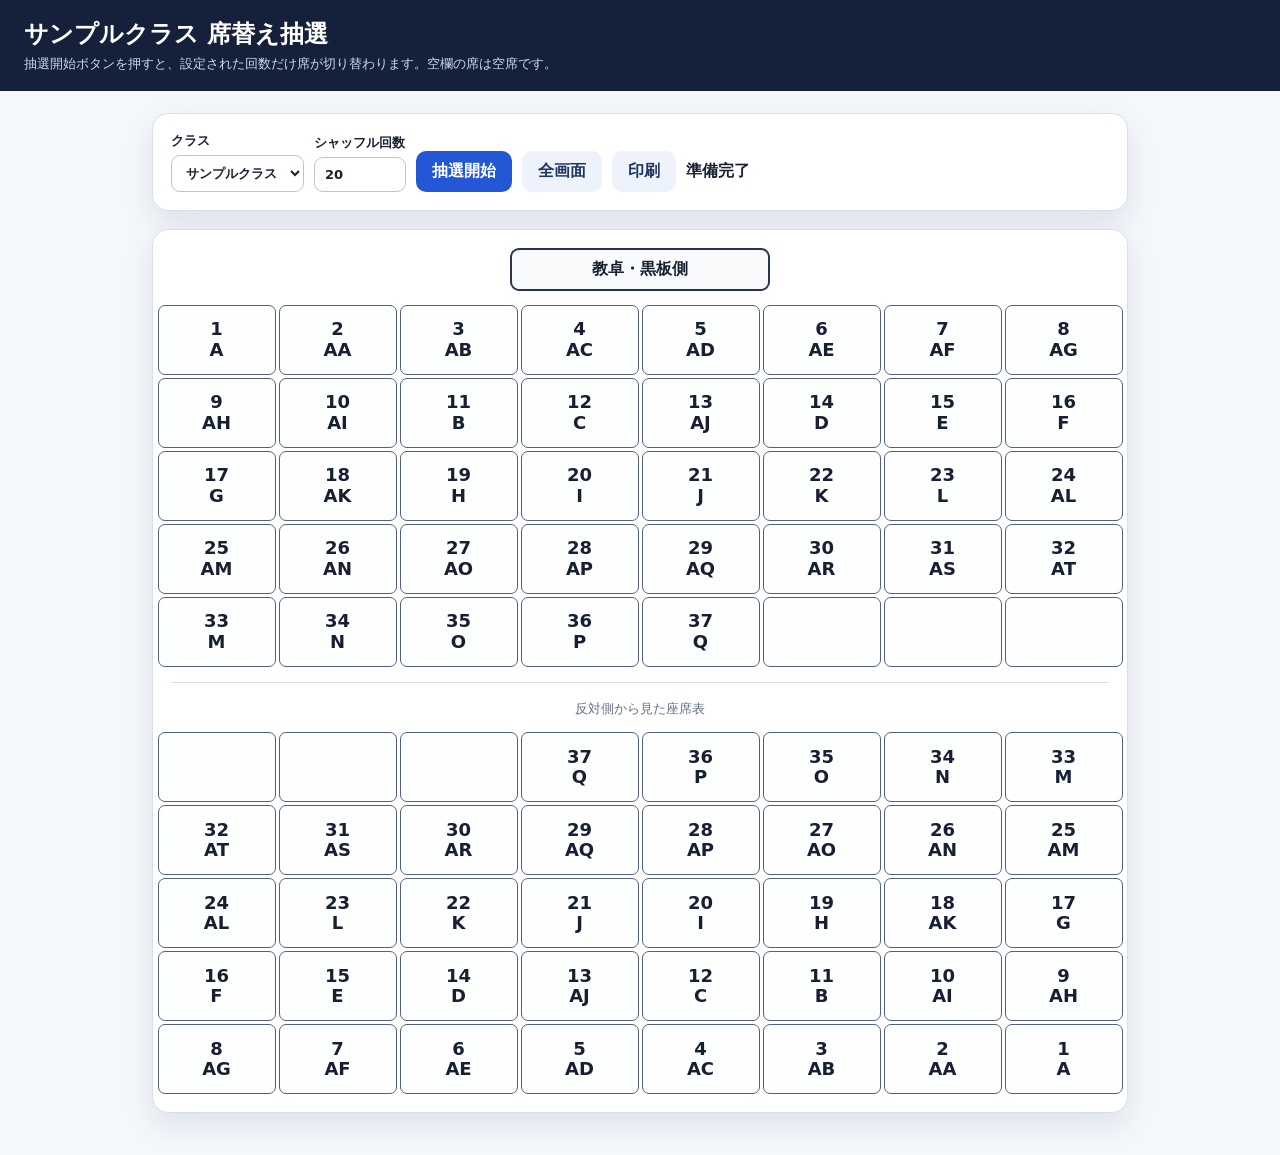
<file: index.html>
<!doctype html><html lang="ja"><head><meta charset="utf-8"><meta name="viewport" content="width=device-width,initial-scale=1"><title>席替え抽選</title><link rel="stylesheet" href="styles.css"></head><body>
<header><h1 id="title">席替え抽選</h1><p>抽選開始ボタンを押すと、設定された回数だけ席が切り替わります。空欄の席は空席です。</p></header>
<main class="student-main">
<div class="panel toolbar"><label>クラス<select id="classSelect"></select></label><label>シャッフル回数<input id="rounds" type="number" min="1" max="999"></label><button id="startBtn">抽選開始</button><button class="secondary" id="fullscreenBtn">全画面</button><button class="secondary" id="printBtn">印刷</button><span id="status" class="status">準備完了</span></div>
<section class="panel board-shell student-board" style="margin-top:18px"><div class="blackboard">教卓・黒板側</div><div id="topBoard"></div><div class="divider"></div><p class="note" style="text-align:center">反対側から見た座席表</p><div id="bottomBoard"></div></section>
<p id="message" class="footer-note"></p></main><script src="common.js"></script><script src="student.js"></script></body></html>
</file>
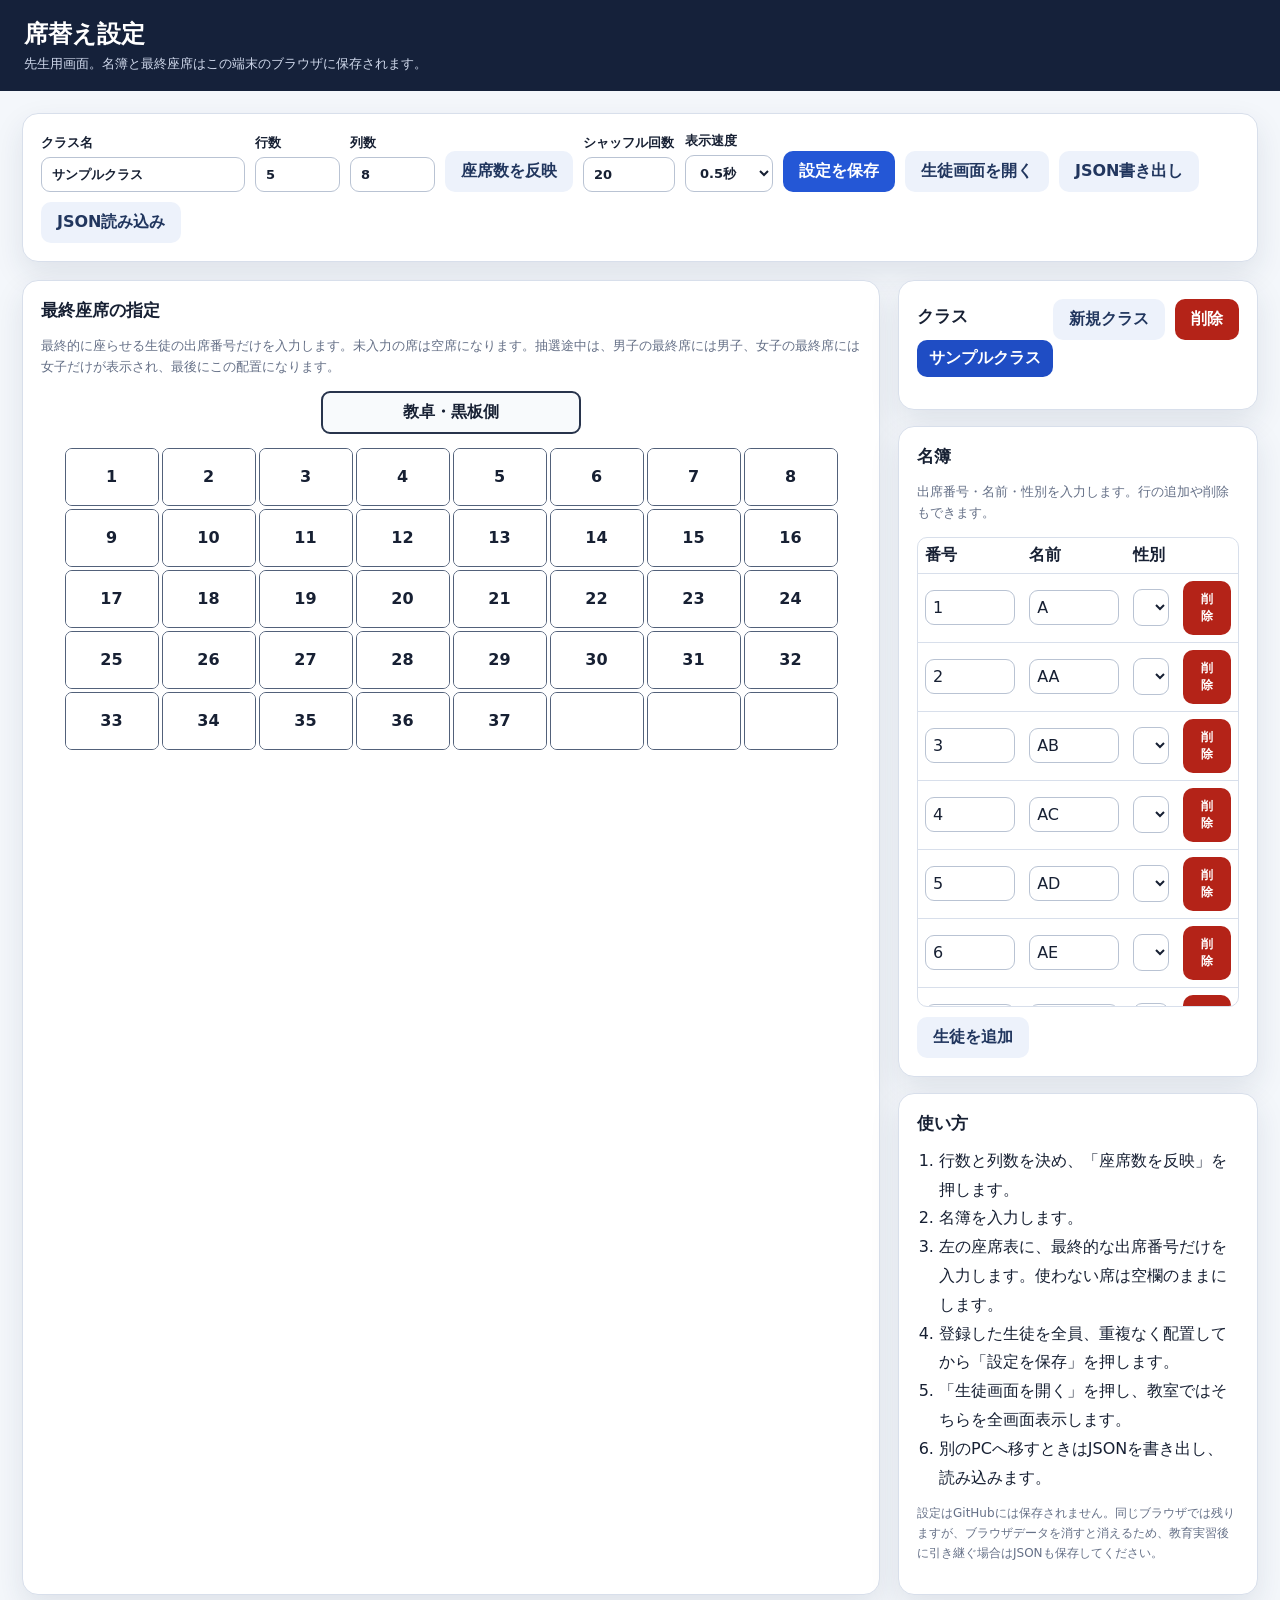
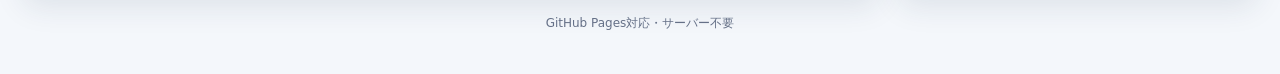
<file: teacher.html>
<!doctype html><html lang="ja"><head><meta charset="utf-8"><meta name="viewport" content="width=device-width,initial-scale=1"><title>席替え設定｜先生用</title><link rel="stylesheet" href="styles.css"></head><body>
<header><h1>席替え設定</h1><p>先生用画面。名簿と最終座席はこの端末のブラウザに保存されます。</p></header>
<main>
<div class="panel toolbar">
 <label>クラス名<input id="className"></label><label>行数<input id="rows" type="number" min="1" max="10"></label><label>列数<input id="cols" type="number" min="1" max="12"></label><button class="secondary" id="applySize">座席数を反映</button><label>シャッフル回数<input id="rounds" type="number" min="1" max="999"></label><label>表示速度<select id="speed"><option value="1000">1.0秒</option><option value="500">0.5秒</option><option value="250">0.25秒</option><option value="100">0.1秒</option></select></label>
 <button id="saveBtn">設定を保存</button><a class="button-link secondary" href="index.html" target="_blank">生徒画面を開く</a><button class="secondary" id="exportBtn">JSON書き出し</button><button class="secondary" id="importBtn">JSON読み込み</button><input id="fileInput" class="hidden" type="file" accept="application/json">
 <span id="saveStatus" class="status"></span>
</div>
<div class="grid-layout">
 <section class="panel board-shell"><h2 class="section-title">最終座席の指定</h2><p class="note">最終的に座らせる生徒の出席番号だけを入力します。未入力の席は空席になります。抽選途中は、男子の最終席には男子、女子の最終席には女子だけが表示され、最後にこの配置になります。</p><div class="blackboard">教卓・黒板側</div><div id="targetBoard"></div></section>
 <div class="stack">
  <section class="panel"><div class="toolbar"><h2 class="section-title" style="margin-right:auto">クラス</h2><button class="secondary" id="addClass">新規クラス</button><button class="danger" id="deleteClass">削除</button></div><div id="classTabs" class="class-tabs"></div></section>
  <section class="panel"><h2 class="section-title">名簿</h2><p class="note">出席番号・名前・性別を入力します。行の追加や削除もできます。</p><div class="roster-scroll"><table class="roster-table"><thead><tr><th>番号</th><th>名前</th><th>性別</th><th></th></tr></thead><tbody id="rosterBody"></tbody></table></div><button class="secondary" id="addStudent" style="margin-top:10px">生徒を追加</button></section>
  <section class="panel help"><h2 class="section-title">使い方</h2><ol><li>行数と列数を決め、「座席数を反映」を押します。</li><li>名簿を入力します。</li><li>左の座席表に、最終的な出席番号だけを入力します。使わない席は空欄のままにします。</li><li>登録した生徒を全員、重複なく配置してから「設定を保存」を押します。</li><li>「生徒画面を開く」を押し、教室ではそちらを全画面表示します。</li><li>別のPCへ移すときはJSONを書き出し、読み込みます。</li></ol><p class="note compact">設定はGitHubには保存されません。同じブラウザでは残りますが、ブラウザデータを消すと消えるため、教育実習後に引き継ぐ場合はJSONも保存してください。</p></section>
 </div>
</div><p class="footer-note">GitHub Pages対応・サーバー不要</p></main><script src="common.js"></script><script src="teacher.js"></script></body></html>
</file>
<file: styles.css>
:root{--bg:#f4f7fb;--panel:#fff;--ink:#172033;--muted:#657087;--line:#d8dfeb;--accent:#2457d6;--accent2:#163c9b;--danger:#b42318;--seat:#fdfefe;--blocked:#d9dee8;--shadow:0 12px 30px rgba(26,45,82,.10)}
*{box-sizing:border-box}body{margin:0;font-family:system-ui,-apple-system,"Segoe UI",sans-serif;color:var(--ink);background:var(--bg)}
header{background:#15213a;color:#fff;padding:18px 24px}header h1{margin:0;font-size:24px}header p{margin:5px 0 0;color:#cfd8eb;font-size:13px}
main{max-width:1320px;margin:0 auto;padding:22px}.panel{background:var(--panel);border:1px solid var(--line);border-radius:16px;padding:18px;box-shadow:var(--shadow)}
.toolbar{display:flex;flex-wrap:wrap;gap:10px;align-items:end}.toolbar label,.field{display:grid;gap:5px;font-size:13px;font-weight:700}.toolbar input,.toolbar select,input,select,textarea{font:inherit;border:1px solid #b9c3d3;border-radius:9px;padding:9px 10px;background:#fff;color:var(--ink)}
button,.button-link{font:inherit;border:0;border-radius:10px;padding:10px 16px;background:var(--accent);color:#fff;font-weight:800;cursor:pointer;text-decoration:none;display:inline-flex;align-items:center;justify-content:center}button:hover,.button-link:hover{background:var(--accent2)}button.secondary,.button-link.secondary{background:#edf2fb;color:#21365e}button.danger{background:var(--danger)}button:disabled{opacity:.45;cursor:not-allowed}
.status{font-weight:800;min-width:180px;padding:10px 0}.grid-layout{display:grid;grid-template-columns:minmax(720px,1fr) 360px;gap:18px;margin-top:18px}.stack{display:grid;gap:16px}.section-title{font-size:17px;margin:0 0 12px}.note{color:var(--muted);font-size:13px;line-height:1.65}.board-shell{overflow:auto}.blackboard{width:260px;margin:0 auto 14px;padding:9px;border:2px solid #28344c;border-radius:9px;text-align:center;font-weight:800;background:#f8fafc}.board{display:grid;gap:3px;justify-content:center}.board-row{display:grid;grid-template-columns:repeat(var(--board-cols),94px);gap:3px}.seat{height:58px;border:1px solid #52617a;border-radius:7px;display:flex;align-items:center;justify-content:center;text-align:center;font-weight:800;line-height:1.15;background:var(--seat);white-space:pre-line;padding:3px}.seat.blocked{background:var(--blocked);color:#4d596c;font-size:20px}.seat.empty{color:#a1a9b7}.seat.target-input{padding:0}.seat.target-input input{width:100%;height:100%;border:0;border-radius:6px;text-align:center;font-weight:800;background:#fff}.seat.target-input input:focus{outline:3px solid rgba(36,87,214,.25)}
.roster-table{width:100%;border-collapse:collapse}.roster-table th,.roster-table td{border-bottom:1px solid var(--line);padding:7px;text-align:left}.roster-table input,.roster-table select{width:100%;padding:7px}.roster-scroll{max-height:470px;overflow:auto;border:1px solid var(--line);border-radius:10px}.class-tabs{display:flex;gap:8px;flex-wrap:wrap;margin-bottom:14px}.class-tab{padding:8px 12px;background:#eaf0fb;color:#28436f}.class-tab.active{background:#1f4dc4;color:#fff}.help ol{margin:8px 0 0;padding-left:22px;line-height:1.8}.footer-note{text-align:center;color:var(--muted);font-size:12px;margin:20px 0}.hidden{display:none!important}.error{color:var(--danger);font-weight:700}.success{color:#067647;font-weight:700}.divider{height:1px;background:var(--line);margin:15px 0}.compact{font-size:12px}.student-main{max-width:1020px}.student-board .seat{height:70px;font-size:18px}.student-board .board-row{grid-template-columns:repeat(var(--board-cols),118px)}
@media(max-width:1050px){.grid-layout{grid-template-columns:1fr}.student-board .board-row{grid-template-columns:repeat(var(--board-cols),100px)}}
@media(max-width:760px){main{padding:12px}.board-row,.student-board .board-row{grid-template-columns:repeat(var(--board-cols),82px)}.seat,.student-board .seat{height:56px;font-size:13px}.grid-layout{display:block}.stack{margin-top:14px}}
@media print{header,.toolbar,.teacher-only,.footer-note{display:none!important}body{background:#fff}.panel{box-shadow:none;border:0}.student-main{max-width:none}.student-board .seat{print-color-adjust:exact;-webkit-print-color-adjust:exact}}
</file>
